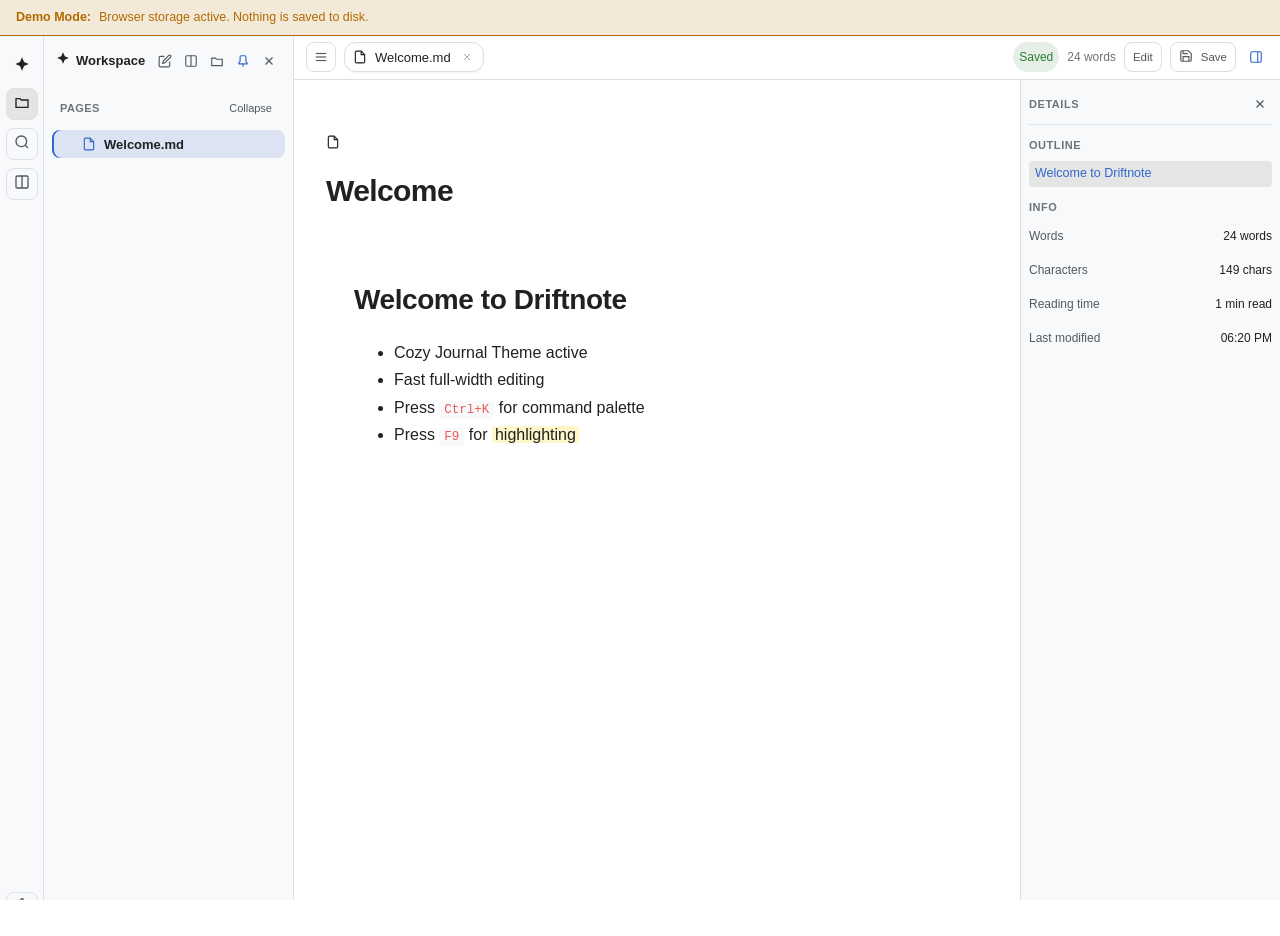
<file: src/index.html>
<!DOCTYPE html>
<html lang="en">
<head>
<meta charset="utf-8">
<meta name="viewport" content="width=device-width, initial-scale=1, viewport-fit=cover">
<title>Driftnote</title>
<link rel="stylesheet" href="style.css">
</head>
<body data-type="md" data-mode="read" data-canvas-view="board">

<div id="app-error-banner" class="banner banner-error" hidden>
  <strong>Error:</strong>
  <span id="app-error-text" style="flex:1"></span>
  <button id="btn-close-error-banner" style="background:transparent;border:none;cursor:pointer;color:inherit;font-size:16px;padding:0 4px;" aria-label="Dismiss">&times;</button>
</div>
<div id="tauri-missing-banner" class="banner banner-error" hidden>
  <strong>Critical Platform Error:</strong> Tauri environment detected but <code>window.__TAURI__.core</code> is missing. IPC disabled.
</div>
<div id="demo-mode-banner" class="banner banner-warn" hidden>
  <strong>Demo Mode:</strong> Browser storage active. Nothing is saved to disk.
</div>
<div id="canvas-broken-banner" class="banner banner-error" hidden>
  <strong>Corrupted Canvas JSON:</strong> Parsing failed. Edits and autosave are disabled for this file to prevent data loss.
</div>

<div id="shell">
  <!-- Minimal Collapsed Quick Rail -->
  <nav id="rail" aria-label="Quick Navigation">
    <div class="rail-logo" title="Driftnote"><svg width="16" height="16" viewBox="0 0 24 24" fill="currentColor"><path d="M12 2L15 9L22 12L15 15L12 22L9 15L2 12L9 9Z"/></svg></div>

    <div class="rail-group">
      <button id="rail-files" class="rail-btn active" title="Toggle Sidebar (Ctrl+B)" aria-label="Toggle Files Sidebar">
        <span class="rail-icon"><svg width="16" height="16" viewBox="0 0 24 24" fill="none" stroke="currentColor" stroke-width="2"><path d="M3 7v13h18V9H11L9 7H3z"/></svg></span>
        <span class="rail-tooltip">Sidebar</span>
      </button>
      <button id="rail-search" class="rail-btn" title="Quick Find (Ctrl+K)" aria-label="Command Palette">
        <span class="rail-icon"><svg width="16" height="16" viewBox="0 0 24 24" fill="none" stroke="currentColor" stroke-width="2"><circle cx="11" cy="11" r="8"/><line x1="21" y1="21" x2="16.65" y2="16.65"/></svg></span>
        <span class="rail-tooltip">Search</span>
      </button>
      <button id="rail-boards" class="rail-btn" title="New Canvas Board (Ctrl+Shift+N)" aria-label="New Canvas Board">
        <span class="rail-icon"><svg width="16" height="16" viewBox="0 0 24 24" fill="none" stroke="currentColor" stroke-width="2"><rect x="3" y="3" width="18" height="18" rx="2"/><line x1="12" y1="3" x2="12" y2="21"/></svg></span>
        <span class="rail-tooltip">New Canvas</span>
      </button>
    </div>

    <div class="rail-footer">
      <button id="btn-open-settings-rail" class="rail-btn" title="Settings" aria-label="Settings">
        <span class="rail-icon"><svg width="16" height="16" viewBox="0 0 24 24" fill="none" stroke="currentColor" stroke-width="2"><circle cx="12" cy="12" r="3"/><path d="M19.4 15a1.65 1.65 0 0 0 .33 1.82l.06.06a2 2 0 1 1-2.83 2.83l-.06-.06a1.65 1.65 0 0 0-1.82-.33 1.65 1.65 0 0 0-1 1.51V21a2 2 0 1 1-4 0v-.09A1.65 1.65 0 0 0 9 19.4a1.65 1.65 0 0 0-1.82.33l-.06.06a2 2 0 1 1-2.83-2.83l.06-.06a1.65 1.65 0 0 0 .33-1.82 1.65 1.65 0 0 0-1.51-1H3a2 2 0 1 1 0-4h.09A1.65 1.65 0 0 0 4.6 9a1.65 1.65 0 0 0-.33-1.82l-.06-.06a2 2 0 1 1 2.83-2.83l.06.06a1.65 1.65 0 0 0 1.82.33H9a1.65 1.65 0 0 0 1-1.51V3a2 2 0 1 1 4 0v.09a1.65 1.65 0 0 0 1 1.51 1.65 1.65 0 0 0 1.82-.33l.06-.06a2 2 0 1 1 2.83 2.83l-.06-.06a1.65 1.65 0 0 0-.33 1.82V9a1.65 1.65 0 0 0 1.51 1H21a2 2 0 1 1 0 4h-.09a1.65 1.65 0 0 0-1.51 1z"/></svg></span>
        <span class="rail-tooltip">Settings</span>
      </button>
      <!-- Kept for programmatic theme dispatch -->
      <button id="btn-theme" class="rail-btn" title="Toggle Theme (Ctrl+Shift+T)" aria-label="Toggle Theme" style="display:none">
        <span class="btn-icon"><svg width="16" height="16" viewBox="0 0 24 24" fill="none" stroke="currentColor" stroke-width="2"><circle cx="12" cy="12" r="5"/><line x1="12" y1="1" x2="12" y2="3"/><line x1="12" y1="21" x2="12" y2="23"/><line x1="4.22" y1="4.22" x2="5.64" y2="5.64"/><line x1="18.36" y1="18.36" x2="19.78" y2="19.78"/><line x1="1" y1="12" x2="3" y2="12"/><line x1="21" y1="12" x2="23" y2="12"/><line x1="4.22" y1="19.78" x2="5.64" y2="18.36"/><line x1="18.36" y1="5.64" x2="19.78" y2="4.22"/></svg></span>
      </button>
    </div>
  </nav>

  <!-- Slide-out Drawer Overlay Backdrop (Mobile) -->
  <div id="drawer-backdrop" class="drawer-backdrop" hidden></div>

  <!-- Notion-Style Sidebar (Drawer) -->
  <aside id="drawer" class="drawer" aria-label="File Drawer">
    <!-- Workspace Header -->
    <div class="drawer-header">
      <div class="vault-info" id="btn-sidebar-workspace-switch" title="Click to open or change folder">
        <span id="vault-icon" class="vault-icon"><svg width="14" height="14" viewBox="0 0 24 24" fill="currentColor"><path d="M12 2L15 9L22 12L15 15L12 22L9 15L2 12L9 9Z"/></svg></span>
        <span id="vault-title" class="vault-title">Workspace</span>
      </div>
      <div class="drawer-header-actions">
        <button id="btn-new-note" class="btn-icon-sm" title="New note (Ctrl+N)" aria-label="New note"><svg width="14" height="14" viewBox="0 0 24 24" fill="none" stroke="currentColor" stroke-width="2"><path d="M11 4H4a2 2 0 0 0-2 2v14a2 2 0 0 0 2 2h14a2 2 0 0 0 2-2v-7"/><path d="M18.5 2.5a2.121 2.121 0 0 1 3 3L12 15l-4 1 1-4 9.5-9.5z"/></svg></button>
        <button id="btn-new-canvas" class="btn-icon-sm" title="New canvas (Ctrl+Shift+N)" aria-label="New canvas"><svg width="14" height="14" viewBox="0 0 24 24" fill="none" stroke="currentColor" stroke-width="2"><rect x="3" y="3" width="18" height="18" rx="2"/><line x1="12" y1="3" x2="12" y2="21"/></svg></button>
        <button id="btn-new-folder" class="btn-icon-sm" title="New folder" aria-label="New folder"><svg width="14" height="14" viewBox="0 0 24 24" fill="none" stroke="currentColor" stroke-width="2"><path d="M3 7v13h18V9H11L9 7H3z"/></svg></button>
        <button id="btn-pin-drawer" class="btn-icon-sm" title="Pin sidebar" aria-pressed="true"><svg width="14" height="14" viewBox="0 0 24 24" fill="none" stroke="currentColor" stroke-width="2"><line x1="12" y1="17" x2="12" y2="22"/><path d="M5 17h14v-2l-2-2V5a2 2 0 0 0-2-2h-6a2 2 0 0 0-2 2v8l-2 2v2z"/></svg></button>
        <button id="btn-close-drawer" class="btn-icon-sm btn-drawer-close" title="Close sidebar" aria-label="Close sidebar"><svg width="14" height="14" viewBox="0 0 24 24" fill="none" stroke="currentColor" stroke-width="2"><line x1="18" y1="6" x2="6" y2="18"/><line x1="6" y1="6" x2="18" y2="18"/></svg></button>
      </div>
    </div>

    <!-- Section: Pages -->
    <div class="sidebar-section-header">
      <span class="sidebar-section-title">PAGES</span>
      <div class="sidebar-section-actions">
        <button id="btn-collapse-all" class="btn-section-action" title="Collapse all folders">Collapse</button>
      </div>
    </div>

    <!-- Hidden triggers preserved for compatibility -->
    <button id="btn-open-dir" style="display:none">Open folder</button>

    <!-- File Tree -->
    <div id="file-tree" role="tree" aria-label="File tree"></div>
  </aside>

  <!-- Workspace Area -->
  <div id="workspace">
    <!-- Top Bar: Sidebar Toggle, Tabs, Save, Status -->
    <header id="tabs-bar">
      <button id="btn-open-drawer" class="tab-drawer-toggle" title="Toggle sidebar (Ctrl+B)" aria-label="Toggle sidebar">
        <span class="drawer-toggle-icon"><svg width="14" height="14" viewBox="0 0 24 24" fill="none" stroke="currentColor" stroke-width="2"><line x1="3" y1="12" x2="21" y2="12"/><line x1="3" y1="6" x2="21" y2="6"/><line x1="3" y1="18" x2="21" y2="18"/></svg></span>
      </button>

      <div id="tabs-list" class="tabs-list" role="tablist">
        <!-- Tab items injected dynamically by app.js -->
      </div>

      <div class="tabs-actions">
        <div id="status-pill-note" class="status-pill-group">
          <span id="status-badge" class="status-badge saved">Saved</span>
          <span id="pill-words" class="pill-meta">0 words</span>
          <button id="btn-view-mode" class="pill-btn" title="Toggle Read / Edit mode (Ctrl+E)">Edit</button>
        </div>

        <button id="btn-save" class="btn-sm btn-save" title="Save file (Ctrl+S)">
          <span><svg width="14" height="14" viewBox="0 0 24 24" fill="none" stroke="currentColor" stroke-width="2"><path d="M19 21H5a2 2 0 0 1-2-2V5a2 2 0 0 1 2-2h11l5 5v11a2 2 0 0 1-2 2z"/><polyline points="17 21 17 13 7 13 7 21"/><polyline points="7 3 7 8 15 8"/></svg></span>
          <span>Save</span>
        </button>

        <button id="btn-toggle-right-sidebar" class="btn-icon-sm tab-sidebar-toggle" title="Toggle right sidebar (Ctrl+Shift+B)" aria-label="Toggle right sidebar"><svg width="14" height="14" viewBox="0 0 24 24" fill="none" stroke="currentColor" stroke-width="2"><rect x="3" y="3" width="18" height="18" rx="2"/><line x1="15" y1="3" x2="15" y2="21"/></svg></button>
      </div>
    </header>

    <!-- Main Stage Container -->
    <main id="main">
      <!-- Markdown Stage -->
      <section id="doc-container">
        <!-- Notion-Style Welcome Stage (Displayed when no note is open) -->
        <div id="welcome-stage" class="welcome-stage" hidden>
          <div class="welcome-card">
            <div class="welcome-icon"><svg width="32" height="32" viewBox="0 0 24 24" fill="currentColor"><path d="M12 2L15 9L22 12L15 15L12 22L9 15L2 12L9 9Z"/></svg></div>
            <h2 class="welcome-title">Welcome to Driftnote</h2>
            <p class="welcome-desc">A private, offline markdown workspace and infinite visual canvas.</p>
            <div class="welcome-links">
              <button id="welcome-btn-open-dir" class="welcome-link">Open folder</button>
              <span class="welcome-sep">·</span>
              <button id="welcome-btn-new-note" class="welcome-link">New note</button>
              <span class="welcome-sep">·</span>
              <button id="welcome-btn-new-board" class="welcome-link">New canvas</button>
            </div>
          </div>
        </div>

        <!-- Notion-Style Note Header with Title -->
        <div id="note-header" class="note-header">
          <div class="note-header-inner">
            <div id="note-page-icon" class="note-page-icon"><svg width="24" height="24" viewBox="0 0 24 24" fill="none" stroke="currentColor" stroke-width="2"><path d="M14 2H6a2 2 0 0 0-2 2v16a2 2 0 0 0 2 2h12a2 2 0 0 0 2-2V8z"/><polyline points="14 2 14 8 20 8"/></svg></div>

            <div class="note-header-main">
              <h1 id="note-title" class="note-title" contenteditable="false" placeholder="Untitled">No file open</h1>
            </div>
          </div>
        </div>

        <div id="md" class="md-stage">
          <div class="md-inner-wrapper">
            <textarea id="ed" spellcheck="false" aria-label="Note source" placeholder="Start typing your note here..."></textarea>
            <div id="pv" class="markdown-preview" aria-label="Rendered preview"></div>
          </div>
        </div>
      </section>

      <!-- Canvas Stage -->
      <section id="cv">
        <!-- Floating Canvas Top Toolbar -->
        <div id="canvas-top-bar" class="canvas-top-bar">
          <button id="ac" class="btn-canvas" title="Add Card">+ Card</button>
          <button id="ag" class="btn-canvas" title="Add Group">+ Group</button>
          <button id="btn-canvas-view" class="btn-canvas" title="Toggle Board / JSON view">JSON</button>
          <span class="canvas-sep"></span>
          <button id="zi" class="btn-canvas" title="Zoom in">+</button>
          <button id="zo" class="btn-canvas" title="Zoom out">&minus;</button>
          <button id="zr" class="btn-canvas" title="Reset view">Reset</button>
        </div>

        <div id="vp">
          <div id="world">
            <svg id="edges"></svg>
          </div>

          <!-- Floating Mini Toolbar above selected card -->
          <div id="card-toolbar" class="card-toolbar" hidden>
            <select id="tb-shape" title="Card shape">
              <option value="default">Default</option>
              <option value="rect">Rectangle</option>
              <option value="pill">Pill</option>
              <option value="circle">Circle</option>
              <option value="diamond">Diamond</option>
              <option value="para">Parallelogram</option>
            </select>
            <select id="tb-border" title="Border style">
              <option value="solid">Solid</option>
              <option value="dashed">Dashed</option>
              <option value="dotted">Dotted</option>
              <option value="none">None</option>
            </select>
            <select id="tb-align" title="Text alignment">
              <option value="left">Left</option>
              <option value="center">Center</option>
              <option value="right">Right</option>
            </select>
            <input type="range" id="tb-width" min="1" max="6" value="2" title="Border width">
            <div class="tb-colors">
              <button data-c="" class="tb-swatch tb-none" title="No color"><svg width="1em" height="1em" viewBox="0 0 24 24" fill="none" stroke="currentColor" stroke-width="2" stroke-linecap="round" aria-hidden="true"><circle cx="12" cy="12" r="8"/><line x1="6" y1="18" x2="18" y2="6"/></svg></button>
              <button data-c="1" class="tb-swatch" style="background:var(--c-1)" title="Red"></button>
              <button data-c="2" class="tb-swatch" style="background:var(--c-2)" title="Orange"></button>
              <button data-c="3" class="tb-swatch" style="background:var(--c-3)" title="Yellow"></button>
              <button data-c="4" class="tb-swatch" style="background:var(--c-4)" title="Green"></button>
              <button data-c="5" class="tb-swatch" style="background:var(--c-5)" title="Blue"></button>
              <button data-c="6" class="tb-swatch" style="background:var(--c-6)" title="Purple"></button>
              <input type="color" id="tb-custom-color" class="tb-color-input" title="Custom color" value="#2383e2">
            </div>
            <button id="tb-del" title="Delete card" class="btn-del"><svg width="14" height="14" viewBox="0 0 24 24" fill="none" stroke="currentColor" stroke-width="2"><polyline points="3 6 5 6 21 6"/><path d="M19 6v14a2 2 0 0 1-2 2H7a2 2 0 0 1-2-2V6m3 0V4a2 2 0 0 1 2-2h4a2 2 0 0 1 2 2v2"/></svg></button>
          </div>
        </div>

        <textarea id="js" spellcheck="false" aria-label="Canvas JSON"></textarea>

        <!-- Canvas Minimap -->
        <div id="canvas-minimap" class="canvas-minimap" title="Canvas Minimap">
          <canvas id="minimap-canvas" width="160" height="100"></canvas>
        </div>
      </section>

      <!-- Image Viewer Stage -->
      <section id="img-viewer">
        <div class="img-viewer-bar">
          <span id="img-meta">Image viewer</span>
          <div style="display:flex;gap:4px">
            <button id="btn-img-fit">Fit</button>
            <button id="btn-img-100">100%</button>
            <button id="btn-img-zin">+</button>
            <button id="btn-img-zout">&minus;</button>
          </div>
        </div>
        <div id="img-canvas">
          <img id="img-viewed" alt="Image asset">
        </div>
      </section>

      <!-- Right Sidebar (Outline & Info) -->
      <aside id="right-sidebar" class="right-sidebar" aria-label="Details sidebar">
        <div class="right-sidebar-header">
          <span class="right-sidebar-title">Details</span>
          <button id="btn-close-right-sidebar" class="btn-icon-sm" title="Close right sidebar" aria-label="Close right sidebar"><svg width="14" height="14" viewBox="0 0 24 24" fill="none" stroke="currentColor" stroke-width="2"><line x1="18" y1="6" x2="6" y2="18"/><line x1="6" y1="6" x2="18" y2="18"/></svg></button>
        </div>

        <!-- Section: Outline -->
        <section id="sidebar-section-outline" class="right-sidebar-section">
          <div class="right-section-title">Outline</div>
          <div id="outline-list" class="outline-list" role="navigation" aria-label="Page Table of Contents"></div>
        </section>

        <!-- Section: Info -->
        <section id="sidebar-section-info" class="right-sidebar-section">
          <div class="right-section-title">Info</div>
          <div id="info-details-note" class="info-details">
            <div class="info-row">
              <span class="info-label">Words</span>
              <span id="info-words" class="info-val">0 words</span>
            </div>
            <div class="info-row">
              <span class="info-label">Characters</span>
              <span id="info-chars" class="info-val">0 chars</span>
            </div>
            <div class="info-row">
              <span class="info-label">Reading time</span>
              <span id="info-reading-time" class="info-val">1 min read</span>
            </div>
            <div class="info-row">
              <span class="info-label">Last modified</span>
              <span id="info-mtime" class="info-val">Just now</span>
            </div>
          </div>
          <div id="info-details-canvas" class="info-details" style="display:none">
            <div class="info-row">
              <span class="info-label">Cards</span>
              <span id="info-canvas-cards" class="info-val">0</span>
            </div>
            <div class="info-row">
              <span class="info-label">Links</span>
              <span id="info-canvas-links" class="info-val">0</span>
            </div>
            <div class="info-row">
              <span class="info-label">Zoom</span>
              <span id="info-canvas-zoom" class="info-val">100%</span>
            </div>
          </div>
        </section>

        <!-- reserved for properties, not implemented -->
        <section id="props-slot" hidden></section>
      </aside>
    </main>

    <!-- Canvas Floating Zoom Control (Only shown in Canvas mode) -->
    <div id="status-pill" class="status-pill" role="status" aria-live="polite">
      <div id="status-pill-canvas" class="status-pill-group" style="display:none">
        <span id="pill-canvas-zoom" class="pill-meta">100%</span>
        <button id="pill-zin" class="pill-btn" title="Zoom In">+</button>
        <button id="pill-zout" class="pill-btn" title="Zoom Out">&minus;</button>
        <button id="pill-zr" class="pill-btn" title="Reset View">⟲</button>
      </div>
    </div>
  </div>
</div>

<!-- Notion-Style Settings Modal -->
<div id="settings-modal" class="modal-overlay" hidden>
  <div class="settings-card">
    <div class="settings-header">
      <div class="settings-title-wrap">
        <span class="settings-icon"><svg width="20" height="20" viewBox="0 0 24 24" fill="none" stroke="currentColor" stroke-width="2"><circle cx="12" cy="12" r="3"/><path d="M19.4 15a1.65 1.65 0 0 0 .33 1.82l.06.06a2 2 0 1 1-2.83 2.83l-.06-.06a1.65 1.65 0 0 0-1.82-.33 1.65 1.65 0 0 0-1 1.51V21a2 2 0 1 1-4 0v-.09A1.65 1.65 0 0 0 9 19.4a1.65 1.65 0 0 0-1.82.33l-.06.06a2 2 0 1 1-2.83-2.83l.06-.06a1.65 1.65 0 0 0 .33-1.82 1.65 1.65 0 0 0-1.51-1H3a2 2 0 1 1 0-4h.09A1.65 1.65 0 0 0 4.6 9a1.65 1.65 0 0 0-.33-1.82l-.06-.06a2 2 0 1 1 2.83-2.83l.06.06a1.65 1.65 0 0 0 1.82.33H9a1.65 1.65 0 0 0 1-1.51V3a2 2 0 1 1 4 0v.09a1.65 1.65 0 0 0 1 1.51 1.65 1.65 0 0 0 1.82-.33l.06-.06a2 2 0 1 1 2.83 2.83l-.06.06a1.65 1.65 0 0 0-.33 1.82V9a1.65 1.65 0 0 0 1.51 1H21a2 2 0 1 1 0 4h-.09a1.65 1.65 0 0 0-1.51 1z"/></svg></span>
        <h3>Settings</h3>
      </div>
      <button id="btn-close-settings" class="btn-icon-sm" aria-label="Close settings"><svg width="14" height="14" viewBox="0 0 24 24" fill="none" stroke="currentColor" stroke-width="2"><line x1="18" y1="6" x2="6" y2="18"/><line x1="6" y1="6" x2="18" y2="18"/></svg></button>
    </div>

    <div class="settings-body">
      <!-- Section: Appearance -->
      <div class="settings-section">
        <div class="settings-section-title">Appearance</div>
        <div class="settings-row">
          <div class="settings-label-wrap">
            <span class="settings-label">Color Theme</span>
            <span class="settings-desc">Customize how Driftnote looks on your device</span>
          </div>
          <div class="theme-switch-group">
            <button id="btn-theme-light" class="theme-choice-btn">Light</button>
            <button id="btn-theme-dark" class="theme-choice-btn">Dark</button>
          </div>
        </div>
      </div>

      <!-- Section: Editor & Saving -->
      <div class="settings-section">
        <div class="settings-section-title">Editor & Saving</div>
        <div class="settings-row">
          <div class="settings-label-wrap">
            <span class="settings-label">Autosave Edits</span>
            <span class="settings-desc">Automatically save notes and boards 1 second after typing</span>
          </div>
          <label class="notion-toggle">
            <input type="checkbox" id="chk-autosave" checked>
            <span class="toggle-slider"></span>
          </label>
        </div>

        <div class="settings-row">
          <div class="settings-label-wrap">
            <span class="settings-label">Workspace Folder</span>
            <span id="settings-folder-path" class="settings-desc">Current: Not selected</span>
          </div>
          <button id="btn-settings-open-folder" class="btn-notion-sm">Change Folder</button>
        </div>
      </div>

      <!-- Section: Files -->
      <div class="settings-section">
        <div class="settings-section-title">Files</div>
        <div class="settings-row">
          <div class="settings-label-wrap">
            <span class="settings-label">Allow rename and move to trash</span>
            <span class="settings-desc">Enable renaming and moving files to .driftnote-trash</span>
          </div>
          <label class="notion-toggle">
            <input type="checkbox" id="chk-allow-rename-trash">
            <span class="toggle-slider"></span>
          </label>
        </div>
      </div>

      <!-- Section: Keyboard & Shortcuts -->
      <div id="settings-section-shortcuts" class="settings-section">
        <div class="settings-section-title">Shortcuts</div>
        <div class="settings-row">
          <div class="settings-label-wrap">
            <span class="settings-label">Keyboard Shortcuts</span>
            <span class="settings-desc">View and customize hotkeys across Driftnote</span>
          </div>
          <button id="btn-settings-shortcuts" class="btn-notion-sm">View Shortcuts</button>
        </div>
      </div>

      <!-- Section: About -->
      <div class="settings-section">
        <div class="settings-section-title">About Driftnote</div>
        <div class="settings-row">
          <div class="settings-label-wrap">
            <span class="settings-label">Driftnote v0.1.0</span>
            <span class="settings-desc">Local-first, zero network telemetry, strict offline note workspace</span>
          </div>
          <span class="settings-badge">Offline Ready</span>
        </div>
      </div>
    </div>

    <div class="settings-footer">
      <button id="btn-done-settings" class="btn-primary">Done</button>
    </div>
  </div>
</div>

<!-- Command Palette Modal -->
<div id="palette-modal" class="modal-overlay" hidden>
  <div class="palette-card">
    <div class="palette-input-wrap">
      <span class="palette-icon"><svg width="16" height="16" viewBox="0 0 24 24" fill="none" stroke="currentColor" stroke-width="2"><circle cx="11" cy="11" r="8"/><line x1="21" y1="21" x2="16.65" y2="16.65"/></svg></span>
      <input type="text" id="palette-input" class="palette-input" placeholder="Type a command or file name..." autocomplete="off" spellcheck="false">
      <span class="palette-hint">ESC to close</span>
    </div>
    <div id="palette-results" class="palette-results" role="listbox"></div>
  </div>
</div>

<!-- Shortcuts Dialog Modal -->
<div id="shortcuts-modal" class="modal-overlay" hidden>
  <div class="shortcuts-card">
    <div class="shortcuts-header">
      <div class="shortcuts-title-wrap">
        <span class="shortcuts-icon"><svg width="18" height="18" viewBox="0 0 24 24" fill="none" stroke="currentColor" stroke-width="2"><rect x="2" y="4" width="20" height="16" rx="2"/><line x1="6" y1="8" x2="6" y2="8"/><line x1="10" y1="8" x2="10" y2="8"/><line x1="14" y1="8" x2="14" y2="8"/><line x1="18" y1="8" x2="18" y2="8"/><line x1="6" y1="12" x2="6" y2="12"/><line x1="18" y1="12" x2="18" y2="12"/><line x1="7" y1="16" x2="17" y2="16"/></svg></span>
        <h3>Keyboard Shortcuts</h3>
      </div>
      <button id="btn-close-shortcuts" class="btn-icon-sm" aria-label="Close shortcuts"><svg width="14" height="14" viewBox="0 0 24 24" fill="none" stroke="currentColor" stroke-width="2"><line x1="18" y1="6" x2="6" y2="18"/><line x1="6" y1="6" x2="18" y2="18"/></svg></button>
    </div>
    <div id="shortcuts-conflict-banner" class="banner banner-warn" hidden></div>
    <div id="shortcuts-list" class="shortcuts-list"></div>
    <div class="shortcuts-footer">
      <button id="btn-reset-shortcuts">Reset to defaults</button>
      <button id="btn-done-shortcuts" class="btn-primary">Done</button>
    </div>
  </div>
</div>

<!-- Standard In-App Dialog Modal -->
<div id="modal" hidden>
  <div class="modal-card">
    <h3 id="modal-title">Notice</h3>
    <p id="modal-desc"></p>
    <input type="text" id="modal-input" class="modal-input" hidden spellcheck="false">
    <div id="modal-err" class="modal-err" hidden></div>
    <div class="modal-actions" id="modal-actions">
      <button id="modal-cancel">Cancel</button>
      <button id="modal-ok" class="btn-primary">OK</button>
    </div>
  </div>
</div>

<div id="toast" hidden></div>

<script src="vendor/marked.min.js"></script>
<script src="vendor/purify.min.js"></script>
<script src="app.js"></script>
</body>
</html>
</file>
<file: src/style.css>
/* ==========================================================================
   DRIFTNOTE - NOTION MINIMALIST DESIGN SYSTEM
   ========================================================================== */

:root {
  color-scheme: light;
  --bg: #ffffff;
  --panel: #f7f6f3;
  --panel-alt: #f1f0eb;
  --card-bg: #ffffff;
  --ink: #37352f;
  --mute: #787774;
  --faint: #9b9a97;
  --line: #edece9;
  --line-strong: #d3d1cb;
  --hover: rgba(55, 53, 47, 0.06);
  --active-hover: rgba(55, 53, 47, 0.1);
  --acc: #2383e2;
  --acchov: #186dc1;
  --accbg: #e8f3fc;
  --grid: #e6e5e0;
  --ok: #0f7b6c;
  --warn: #df9900;
  --bad: #eb5757;
  --code-bg: #f7f6f3;
  --code-ink: #eb5757;
  --font-ui: ui-sans-serif, -apple-system, BlinkMacSystemFont, "Segoe UI", Helvetica, "Apple Color Emoji", Arial, sans-serif;
  --font-text: ui-sans-serif, -apple-system, BlinkMacSystemFont, "Segoe UI", Helvetica, "Apple Color Emoji", Arial, sans-serif;
  --font-mono: "SFMono-Regular", Menlo, Consolas, "PT Mono", "Liberation Mono", Courier, monospace;
  --c-1: #eb5757;
  --c-2: #d9730d;
  --c-3: #cb912f;
  --c-4: #448361;
  --c-5: #2383e2;
  --c-6: #9065b0;
  --text-on-acc: #ffffff;
  --modal-backdrop: rgba(15, 15, 15, 0.5);
  --shadow-sm: rgba(15, 15, 15, 0.05);
  --shadow-md: rgba(15, 15, 15, 0.1);
  --shadow-lg: rgba(15, 15, 15, 0.2);

  --rail-width: 44px;
  --drawer-width: 250px;
  --rail-bg: var(--panel);
  --drawer-bg: var(--panel);
  --pill-bg: var(--bg);
  --pill-border: var(--line);
  --chip-bg: transparent;
  --chip-ink: var(--mute);
  --tab-bg: transparent;
  --tab-active-bg: var(--bg);
  --tab-active-border: var(--line);
  --minimap-bg: var(--panel);
}

:root[data-theme="dark"] {
  color-scheme: dark;
  --bg: #191919;
  --panel: #202020;
  --panel-alt: #262626;
  --card-bg: #252525;
  --ink: #d4d4d4;
  --mute: #9b9b9b;
  --faint: #6e6e6e;
  --line: #2d2d2d;
  --line-strong: #3d3d3d;
  --hover: rgba(255, 255, 255, 0.06);
  --active-hover: rgba(255, 255, 255, 0.1);
  --acc: #3f8ae0;
  --acchov: #2874cf;
  --accbg: #1e2836;
  --grid: #282828;
  --ok: #2eaadc;
  --warn: #e9973f;
  --bad: #ff5c5c;
  --code-bg: #242424;
  --code-ink: #ff7b72;
  --c-1: #ff5c5c;
  --c-2: #f08c35;
  --c-3: #e0ac3c;
  --c-4: #4dab82;
  --c-5: #3f8ae0;
  --c-6: #a77cd4;
  --text-on-acc: #ffffff;
  --modal-backdrop: rgba(0, 0, 0, 0.7);
  --shadow-sm: rgba(0, 0, 0, 0.3);
  --shadow-md: rgba(0, 0, 0, 0.5);
  --shadow-lg: rgba(0, 0, 0, 0.7);

  --rail-bg: var(--panel);
  --drawer-bg: var(--panel);
  --pill-bg: var(--panel);
  --pill-border: var(--line);
  --chip-bg: transparent;
  --chip-ink: var(--mute);
  --tab-bg: transparent;
  --tab-active-bg: #2a2a2a;
  --tab-active-border: var(--line-strong);
  --minimap-bg: var(--panel);
}

*, *::before, *::after {
  box-sizing: border-box;
}

[hidden] {
  display: none !important;
}

html, body {
  margin: 0;
  padding: 0;
  width: 100vw;
  height: 100vh;
  overflow: hidden;
  background: var(--bg);
  color: var(--ink);
  font: 14px/1.5 var(--font-ui);
  user-select: none;
  -webkit-user-select: none;
  -webkit-font-smoothing: antialiased;
}

/* ==========================================================================
   APP SHELL LAYOUT
   ========================================================================== */
#shell {
  display: flex;
  width: 100vw;
  height: 100vh;
  overflow: hidden;
  position: relative;
  background: var(--bg);
}

/* ==========================================================================
   MINIMAL QUICK RAIL (COLLAPSED STATE)
   ========================================================================== */
#rail {
  width: var(--rail-width);
  min-width: var(--rail-width);
  height: 100vh;
  background: var(--rail-bg);
  border-right: 1px solid var(--line);
  display: flex;
  flex-direction: column;
  align-items: center;
  padding: 10px 0;
  gap: 12px;
  z-index: 40;
  transition: width 0.2s ease, opacity 0.2s ease;
}

/* When drawer is closed, hide both rail and drawer so main area takes full width */
#shell:not(.drawer-open) #rail,
#shell:not(.drawer-open) #drawer {
  display: none !important;
}

.rail-logo {
  font-size: 16px;
  color: var(--ink);
  font-weight: 600;
  height: 32px;
  display: flex;
  align-items: center;
  justify-content: center;
  cursor: default;
}

.rail-group {
  display: flex;
  flex-direction: column;
  gap: 6px;
  align-items: center;
  flex: 1;
}

.rail-footer {
  display: flex;
  flex-direction: column;
  gap: 6px;
  align-items: center;
}

.rail-btn {
  width: 32px;
  height: 32px;
  border-radius: 5px;
  border: none;
  background: transparent;
  color: var(--mute);
  display: flex;
  align-items: center;
  justify-content: center;
  cursor: pointer;
  position: relative;
  transition: background 0.12s ease, color 0.12s ease;
  font-size: 14px;
  padding: 0;
}

.rail-btn:hover {
  background: var(--hover);
  color: var(--ink);
}

.rail-btn.active {
  background: var(--active-hover);
  color: var(--ink);
}

.rail-tooltip {
  position: absolute;
  left: calc(100% + 8px);
  top: 50%;
  transform: translateY(-50%);
  background: var(--card-bg);
  color: var(--ink);
  font-size: 11px;
  font-weight: 500;
  padding: 3px 8px;
  border-radius: 4px;
  border: 1px solid var(--line);
  box-shadow: 0 4px 12px var(--shadow-md);
  white-space: nowrap;
  pointer-events: none;
  opacity: 0;
  transition: opacity 0.15s ease;
  z-index: 100;
}

.rail-btn:hover .rail-tooltip {
  opacity: 1;
}

/* ==========================================================================
   NOTION-STYLE SIDEBAR (DRAWER)
   ========================================================================== */
.drawer-backdrop {
  display: none;
  pointer-events: none;
}

#drawer {
  width: var(--drawer-width);
  min-width: var(--drawer-width);
  height: 100vh;
  background: var(--drawer-bg);
  border-right: 1px solid var(--line);
  display: flex;
  flex-direction: column;
  padding: 10px 8px;
  gap: 6px;
  z-index: 30;
  flex-shrink: 0;
  transition: transform 0.2s cubic-bezier(0.16, 1, 0.3, 1), margin-left 0.2s cubic-bezier(0.16, 1, 0.3, 1);
}

#shell:not(.drawer-open) #drawer {
  margin-left: calc(-1 * var(--drawer-width));
  transform: translateX(-100%);
  position: absolute;
  pointer-events: none;
  visibility: hidden;
}

#shell.drawer-open:not(.drawer-pinned) #drawer {
  position: absolute;
  left: var(--rail-width);
  top: 0;
  box-shadow: 4px 0 24px var(--shadow-md);
  pointer-events: auto;
  visibility: visible;
}

#shell.drawer-open.drawer-pinned #drawer {
  position: relative;
  left: 0;
  box-shadow: none;
  pointer-events: auto;
  visibility: visible;
}

/* Workspace Header */
.drawer-header {
  display: flex;
  align-items: center;
  justify-content: space-between;
  gap: var(--space-1);
  min-height: 34px;
  padding: 0 6px;
  border-radius: 6px;
  transition: background 0.12s ease;
  min-width: 0;
  overflow: hidden;
}

.drawer-header:hover {
  background: var(--hover);
}

.vault-info {
  display: flex;
  align-items: center;
  gap: 6px;
  font-weight: 600;
  color: var(--ink);
  cursor: pointer;
  min-width: 0;
  flex: 1 1 0;
  overflow: hidden;
}

.vault-icon {
  font-size: 14px;
  color: var(--ink);
  flex-shrink: 0;
}

.vault-title {
  font-size: 13px;
  overflow: hidden;
  text-overflow: ellipsis;
  white-space: nowrap;
  min-width: 0;
}

.drawer-header-actions {
  display: flex;
  align-items: center;
  gap: 2px;
  flex-shrink: 0;
}

.drawer-header-actions .btn-icon-sm {
  flex-shrink: 0;
}

.btn-icon-sm {
  width: 24px;
  height: 24px;
  border-radius: 4px;
  border: none;
  background: transparent;
  color: var(--mute);
  cursor: pointer;
  display: flex;
  align-items: center;
  justify-content: center;
  font-size: 12px;
  padding: 0;
}

.btn-icon-sm:hover {
  background: var(--hover);
  color: var(--ink);
}

.btn-icon-sm[aria-pressed="true"] {
  color: var(--acc);
}

/* Section Header (Pages) */
.sidebar-section-header {
  display: flex;
  align-items: center;
  justify-content: space-between;
  padding: 10px 8px 4px 8px;
}

.sidebar-section-title {
  font-size: 11px;
  font-weight: 600;
  letter-spacing: 0.04em;
  color: var(--faint);
}

.sidebar-section-actions {
  display: flex;
  align-items: center;
  gap: 3px;
}

.btn-section-action {
  font-size: 11px;
  color: var(--mute);
  background: transparent;
  border: none;
  padding: 2px 5px;
  border-radius: 4px;
  cursor: pointer;
}

.btn-section-action:hover {
  background: var(--hover);
  color: var(--ink);
}

/* Notion-Style File Tree */
#file-tree {
  flex: 1;
  overflow-y: auto;
  overflow-x: hidden;
  display: flex;
  flex-direction: column;
  gap: 1px;
  padding-top: 2px;
}

.tree-empty-prompt {
  display: flex;
  flex-direction: column;
  align-items: center;
  justify-content: center;
  padding: 30px 14px;
  text-align: center;
  gap: 10px;
  color: var(--mute);
}

.tree-empty-icon {
  font-size: 26px;
  opacity: 0.8;
}

.tree-empty-text {
  font-size: 12px;
  line-height: 1.4;
  color: var(--mute);
}

.btn-tree-open {
  margin-top: 4px;
  padding: 5px 12px;
  border-radius: 4px;
  border: 1px solid var(--line);
  background: var(--panel);
  color: var(--ink);
  font-size: 12px;
  font-weight: 500;
  cursor: pointer;
  transition: background 0.12s ease;
}

.btn-tree-open:hover {
  background: var(--hover);
  color: var(--ink);
}

.tree-row {
  display: flex;
  align-items: center;
  height: 28px;
  padding: 0 6px;
  border-radius: 5px;
  cursor: pointer;
  color: var(--ink);
  font-size: 13px;
  white-space: nowrap;
  overflow: hidden;
  text-overflow: ellipsis;
  gap: 6px;
  transition: background 0.1s ease;
}

.tree-row:hover {
  background: var(--hover);
}

.tree-row.active {
  background: var(--active-hover);
  color: var(--ink);
  font-weight: 500;
}

.tree-indent {
  display: inline-block;
  width: 14px;
  flex-shrink: 0;
}

.tree-icon {
  font-size: 13px;
  flex-shrink: 0;
  width: 16px;
  text-align: center;
  color: var(--mute);
}

.tree-label {
  overflow: hidden;
  text-overflow: ellipsis;
  white-space: nowrap;
  flex: 1;
}

/* Sidebar Footer */
.sidebar-footer {
  padding-top: 6px;
  border-top: 1px solid var(--line);
  display: flex;
  flex-direction: column;
  gap: 2px;
}

.sidebar-bottom-btn {
  display: flex;
  align-items: center;
  gap: 8px;
  width: 100%;
  height: 28px;
  padding: 0 8px;
  border: none;
  background: transparent;
  color: var(--mute);
  font-size: 13px;
  border-radius: 5px;
  cursor: pointer;
  text-align: left;
}

.sidebar-bottom-btn:hover {
  background: var(--hover);
  color: var(--ink);
}

/* ==========================================================================
   WORKSPACE & TABS BAR
   ========================================================================== */
#workspace {
  flex: 1;
  height: 100vh;
  display: flex;
  flex-direction: column;
  position: relative;
  overflow: hidden;
  background: var(--bg);
}

#tabs-bar {
  height: 42px;
  min-height: 42px;
  background: var(--bg);
  border-bottom: 1px solid var(--line);
  display: flex;
  align-items: center;
  padding: 0 14px;
  gap: 8px;
  z-index: 10;
}

.tab-drawer-toggle {
  width: 28px;
  height: 28px;
  border-radius: 4px;
  border: none;
  background: transparent;
  color: var(--mute);
  cursor: pointer;
  display: flex;
  align-items: center;
  justify-content: center;
  font-size: 14px;
  padding: 0;
}

.tab-drawer-toggle:hover {
  background: var(--hover);
  color: var(--ink);
}

.tabs-list {
  display: flex;
  align-items: center;
  gap: 4px;
  flex: 1;
  overflow-x: auto;
  overflow-y: hidden;
  height: 100%;
}

.tabs-list::-webkit-scrollbar {
  display: none;
}

.tab-pill {
  display: flex;
  align-items: center;
  gap: 6px;
  height: 28px;
  padding: 0 8px;
  background: transparent;
  border: 1px solid transparent;
  border-radius: 5px;
  font-size: 12.5px;
  color: var(--mute);
  cursor: pointer;
  white-space: nowrap;
  transition: all 0.12s ease;
  user-select: none;
}

.tab-pill:hover {
  background: var(--hover);
  color: var(--ink);
}

.tab-pill.active {
  background: var(--tab-active-bg);
  color: var(--ink);
  border-color: var(--tab-active-border);
  font-weight: 500;
  box-shadow: 0 1px 3px var(--shadow-sm);
}

.tab-dot {
  width: 5px;
  height: 5px;
  border-radius: 50%;
  background: var(--warn);
  display: none;
}

.tab-pill.dirty .tab-dot {
  display: inline-block;
}

.tab-close {
  border: none;
  background: transparent;
  color: var(--faint);
  font-size: 11px;
  padding: 0 2px;
  cursor: pointer;
  border-radius: 3px;
  opacity: 0.6;
}

.tab-pill:hover .tab-close {
  opacity: 1;
}

.tab-close:hover {
  color: var(--bad);
  background: var(--hover);
}

.tabs-actions {
  display: flex;
  align-items: center;
  gap: 8px;
}

.status-pill-group {
  display: flex;
  align-items: center;
  gap: 6px;
}

.status-badge {
  font-size: 11px;
  padding: 2px 6px;
  border-radius: 4px;
  font-weight: 500;
}

.status-badge.saved {
  color: var(--ok);
  background: color-mix(in srgb, var(--ok) 12%, transparent);
}

.status-badge.unsaved {
  color: var(--warn);
  background: color-mix(in srgb, var(--warn) 12%, transparent);
}

.pill-meta {
  font-size: 11.5px;
  color: var(--faint);
}

.pill-btn, .btn-save {
  height: 26px;
  padding: 0 8px;
  border-radius: 4px;
  border: 1px solid var(--line);
  background: transparent;
  color: var(--mute);
  font-size: 11.5px;
  cursor: pointer;
  display: flex;
  align-items: center;
  gap: 4px;
  transition: all 0.12s ease;
}

.pill-btn:hover, .btn-save:hover {
  background: var(--hover);
  color: var(--ink);
}

/* ==========================================================================
   MAIN CONTENT STAGE (NOTION DOCUMENT CANVAS)
   ========================================================================== */
#main {
  flex: 1;
  position: relative;
  overflow: hidden;
  display: flex;
  background: var(--bg);
}

body[data-type="md"] #doc-container { display: flex; }
body[data-type="md"] #cv { display: none; }
body[data-type="md"] #img-viewer { display: none; }

body[data-type="cv"] #doc-container { display: none; }
body[data-type="cv"] #cv { display: flex; }
body[data-type="cv"] #img-viewer { display: none; }

body[data-type="img"] #doc-container { display: none; }
body[data-type="img"] #cv { display: none; }
body[data-type="img"] #img-viewer { display: flex; }

#doc-container {
  flex: 1;
  display: flex;
  flex-direction: column;
  overflow-y: auto;
  overflow-x: hidden;
  height: 100%;
}

/* ==========================================================================
   NOTION-STYLE WELCOME STAGE (EMPTY STATE)
   ========================================================================== */
.welcome-stage {
  flex: 1;
  display: flex;
  align-items: center;
  justify-content: center;
  padding: 40px 20px;
  background: var(--bg);
}

.welcome-card {
  max-width: 480px;
  width: 100%;
  text-align: center;
  display: flex;
  flex-direction: column;
  align-items: center;
  gap: 16px;
}

.welcome-icon {
  font-size: 44px;
  color: var(--ink);
  line-height: 1;
  margin-bottom: 4px;
}

.welcome-title {
  font-size: 26px;
  font-weight: 700;
  color: var(--ink);
  letter-spacing: -0.02em;
  margin: 0;
}

.welcome-desc {
  font-size: 14px;
  color: var(--mute);
  line-height: 1.5;
  margin: 0;
  max-width: 380px;
}

.welcome-actions {
  display: flex;
  flex-direction: column;
  gap: 8px;
  width: 100%;
  max-width: 260px;
  margin-top: 8px;
}

.welcome-btn {
  display: flex;
  align-items: center;
  justify-content: center;
  gap: 8px;
  height: 36px;
  padding: 0 16px;
  border-radius: 6px;
  border: 1px solid var(--line);
  background: var(--panel);
  color: var(--ink);
  font-size: 13px;
  font-weight: 500;
  cursor: pointer;
  transition: background 0.12s ease, border-color 0.12s ease;
}

.welcome-btn:hover {
  background: var(--hover);
  border-color: var(--mute);
}

.welcome-btn.primary {
  background: var(--acc);
  color: var(--text-on-acc);
  border-color: var(--acc);
}

.welcome-btn.primary:hover {
  opacity: 0.92;
}

.note-header {
  padding: 48px 60px 16px 60px;
  background: var(--bg);
  display: flex;
  justify-content: center;
  width: 100%;
}

.note-header-inner {
  width: 100%;
  max-width: none;
  display: flex;
  flex-direction: column;
  gap: 12px;
  position: relative;
}

.note-page-icon {
  font-size: 44px;
  line-height: 1;
  cursor: default;
  margin-bottom: 4px;
}

.note-header-main {
  display: flex;
  flex-direction: column;
  gap: 12px;
}

.note-title {
  margin: 0;
  font-size: 36px;
  font-weight: 700;
  letter-spacing: -0.02em;
  color: var(--ink);
  font-family: var(--font-ui);
  line-height: 1.25;
  outline: none;
  word-break: break-word;
}

/* Notion Property Rows */
.note-properties-list {
  display: flex;
  flex-direction: column;
  gap: 4px;
  padding-top: 4px;
}

.note-property-row {
  display: flex;
  align-items: center;
  font-size: 12.5px;
  gap: 12px;
}

.prop-name {
  width: 110px;
  color: var(--mute);
  display: flex;
  align-items: center;
  gap: 6px;
}

.prop-val {
  color: var(--ink);
}

/* Table of Contents Outline Widget */
.outline-widget {
  position: absolute;
  right: 0;
  top: 10px;
}

.outline-pill {
  display: flex;
  align-items: center;
  gap: 5px;
  padding: 4px 10px;
  background: transparent;
  border: 1px solid var(--line);
  border-radius: 14px;
  font-size: 11.5px;
  color: var(--mute);
  cursor: pointer;
  transition: all 0.12s ease;
}

.outline-pill:hover,
.outline-widget:hover .outline-pill,
.outline-widget.force-open .outline-pill {
  background: var(--hover);
  color: var(--ink);
}

.outline-dropdown {
  position: absolute;
  right: 0;
  top: calc(100% + 6px);
  width: 250px;
  max-height: 360px;
  background: var(--card-bg);
  border: 1px solid var(--line);
  border-radius: 8px;
  box-shadow: 0 8px 24px var(--shadow-md);
  padding: 8px;
  overflow-y: auto;
  opacity: 0;
  pointer-events: none;
  transform: translateY(-4px);
  transition: all 0.15s ease;
  z-index: 50;
}

.outline-widget:hover .outline-dropdown,
.outline-widget.force-open .outline-dropdown {
  opacity: 1;
  pointer-events: auto;
  transform: translateY(0);
}

.outline-dropdown-header {
  font-size: 11px;
  font-weight: 600;
  text-transform: uppercase;
  letter-spacing: 0.04em;
  color: var(--faint);
  margin-bottom: 6px;
  padding-bottom: 4px;
  border-bottom: 1px solid var(--line);
}

.outline-list {
  display: flex;
  flex-direction: column;
  gap: 2px;
}

.outline-item {
  font-size: 12px;
  color: var(--ink);
  padding: 4px 6px;
  border-radius: 4px;
  cursor: pointer;
  text-decoration: none;
  white-space: nowrap;
  overflow: hidden;
  text-overflow: ellipsis;
}

.outline-item:hover {
  background: var(--hover);
  color: var(--acc);
}

.outline-item.h2 { padding-left: 14px; color: var(--mute); }
.outline-item.h3 { padding-left: 24px; color: var(--faint); }

/* Markdown Viewport & Typing Area */
.md-stage {
  flex: 1;
  display: flex;
  justify-content: center;
  width: 100%;
  padding-bottom: 120px;
}

.md-inner-wrapper {
  width: 100%;
  max-width: none;
  padding: 0 60px;
}

#ed, #pv {
  width: 100%;
  box-sizing: border-box;
  outline: none;
}

#ed {
  border: 0;
  resize: none;
  font: 15px/1.65 var(--font-text);
  background: transparent;
  color: var(--ink);
  display: none;
  min-height: 400px;
  user-select: text;
  -webkit-user-select: text;
}

#pv {
  font: 15px/1.7 var(--font-text);
  color: var(--ink);
  display: block;
  user-select: text;
  -webkit-user-select: text;
}

body[data-mode="edit"] #ed { display: block; }
body[data-mode="edit"] #pv { display: none; }
body[data-mode="read"] #ed { display: none; }
body[data-mode="read"] #pv { display: block; }

#pv h1 {
  font-size: 28px;
  font-weight: 700;
  letter-spacing: -0.015em;
  margin: 1.8em 0 0.4em 0;
  color: var(--ink);
}

#pv h2 {
  font-size: 22px;
  font-weight: 600;
  margin: 1.4em 0 0.3em 0;
  color: var(--ink);
}

#pv h3 {
  font-size: 18px;
  font-weight: 600;
  margin: 1.2em 0 0.25em 0;
  color: var(--ink);
}

#pv p {
  margin: 0.6em 0;
}

#pv mark {
  background: color-mix(in srgb, #ffea79 40%, transparent);
  color: inherit;
  padding: 0 3px;
  border-radius: 2px;
}

:root[data-theme="dark"] #pv mark {
  background: color-mix(in srgb, #e0ac3c 28%, transparent);
}

#pv blockquote {
  margin: 1em 0;
  padding: 4px 14px;
  border-left: 3px solid var(--ink);
  color: var(--mute);
}

#pv pre {
  background: var(--code-bg);
  border: 1px solid var(--line);
  padding: 14px 16px;
  border-radius: 6px;
  overflow-x: auto;
  font-family: var(--font-mono);
  font-size: 13px;
  line-height: 1.5;
}

#pv code {
  background: var(--code-bg);
  color: var(--code-ink);
  padding: 2px 5px;
  border-radius: 4px;
  font-family: var(--font-mono);
  font-size: 12.5px;
}

#pv table {
  border-collapse: collapse;
  width: 100%;
  margin: 16px 0;
  font-size: 13.5px;
}

#pv th, #pv td {
  border: 1px solid var(--line);
  padding: 8px 12px;
  text-align: left;
}

#pv th {
  background: var(--panel);
  font-weight: 600;
}

#pv img {
  max-width: 100%;
  height: auto;
  border-radius: 6px;
  border: 1px solid var(--line);
}

/* ==========================================================================
   CANVAS STAGE
   ========================================================================== */
#cv {
  flex: 1;
  position: relative;
  overflow: hidden;
  background: var(--bg);
}

.canvas-top-bar {
  position: absolute;
  top: 14px;
  left: 50%;
  transform: translateX(-50%);
  background: color-mix(in srgb, var(--card-bg) 90%, transparent);
  border: 1px solid var(--line);
  box-shadow: 0 4px 16px var(--shadow-sm);
  backdrop-filter: blur(12px);
  -webkit-backdrop-filter: blur(12px);
  padding: 3px 8px;
  border-radius: 20px;
  display: flex;
  align-items: center;
  gap: 4px;
  z-index: 20;
}

.btn-canvas {
  height: 24px;
  padding: 0 8px;
  border: none;
  background: transparent;
  color: var(--ink);
  font-size: 11.5px;
  border-radius: 12px;
  cursor: pointer;
}

.btn-canvas:hover {
  background: var(--hover);
}

.canvas-sep {
  width: 1px;
  height: 14px;
  background: var(--line);
  margin: 0 2px;
}

#vp {
  width: 100%;
  height: 100%;
  position: relative;
  overflow: hidden;
  background-image: radial-gradient(var(--grid) 1px, transparent 1px);
  background-size: 28px 28px;
}

#vp.moving * {
  box-shadow: none !important;
}

#world {
  position: absolute;
  top: 0;
  left: 0;
  width: 0;
  height: 0;
  transform-origin: 0 0;
  will-change: transform;
}

#edges {
  position: absolute;
  top: -100000px;
  left: -100000px;
  width: 200000px;
  height: 200000px;
  pointer-events: none;
}

.edge-path {
  fill: none;
  stroke: var(--line-strong);
  stroke-width: 2px;
  pointer-events: stroke;
  cursor: pointer;
}

.edge-path.sel {
  stroke: var(--acc);
  stroke-width: 3px;
}

.node {
  position: absolute;
  box-sizing: border-box;
  display: flex;
  flex-direction: column;
  padding: 12px;
  color: var(--ink);
  z-index: 2;
  cursor: move;
  border-radius: 6px;
  --node-border-width: 2px;
}

.node::before {
  content: "";
  position: absolute;
  inset: 0;
  background: var(--card-bg);
  border: var(--node-border-width) solid var(--line);
  border-radius: 6px;
  z-index: -1;
  pointer-events: none;
  box-shadow: 0 1px 4px var(--shadow-sm);
  transition: border-color 0.12s ease, background 0.12s ease;
}

.node.sel::before {
  border-color: var(--acc) !important;
}

.node[data-shape="rect"]::before { border-radius: 0; }
.node[data-shape="pill"]::before { border-radius: 9999px; }
.node[data-shape="circle"]::before { border-radius: 50%; }
.node[data-shape="diamond"]::before {
  border-radius: 0;
  clip-path: polygon(50% 0%, 100% 50%, 50% 100%, 0% 50%);
}
.node[data-shape="para"]::before {
  border-radius: 0;
  transform: skewX(-14deg);
}

.node[data-border="dashed"]::before { border-style: dashed; }
.node[data-border="dotted"]::before { border-style: dotted; }
.node[data-border="none"]::before { border-style: none; }

.node[data-align="left"] .body { text-align: left !important; }
.node[data-align="center"] .body { text-align: center !important; }
.node[data-align="right"] .body { text-align: right !important; }

#edges path.v { fill: none; stroke: currentColor; stroke-width: 2; pointer-events: none; }
#edges path.v.sel { stroke: var(--acc); stroke-width: 3; }
#edges path.v.dashed { stroke-dasharray: 6 5; }
#edges path.h { fill: none; stroke: transparent; stroke-width: 14; cursor: pointer; pointer-events: stroke; }
#edges path.dr { fill: none; stroke: var(--acc); stroke-width: 2; stroke-dasharray: 5 4; }
.edge-label-text {
  font-family: var(--font-ui, -apple-system, BlinkMacSystemFont, "Segoe UI", Roboto, sans-serif);
  font-size: 11px;
  font-weight: 500;
  fill: var(--ink);
  pointer-events: none;
  user-select: none;
}

.node[data-color="1"]::before { border-color: var(--c-1); background: color-mix(in srgb, var(--c-1) 10%, var(--card-bg)); }
.node[data-color="2"]::before { border-color: var(--c-2); background: color-mix(in srgb, var(--c-2) 10%, var(--card-bg)); }
.node[data-color="3"]::before { border-color: var(--c-3); background: color-mix(in srgb, var(--c-3) 10%, var(--card-bg)); }
.node[data-color="4"]::before { border-color: var(--c-4); background: color-mix(in srgb, var(--c-4) 10%, var(--card-bg)); }
.node[data-color="5"]::before { border-color: var(--c-5); background: color-mix(in srgb, var(--c-5) 10%, var(--card-bg)); }
.node[data-color="6"]::before { border-color: var(--c-6); background: color-mix(in srgb, var(--c-6) 10%, var(--card-bg)); }

.node.group { z-index: 1; }
.node.group::before {
  background: color-mix(in srgb, var(--panel) 50%, transparent);
  border-style: dashed;
}

.node .body {
  width: 100%;
  height: 100%;
  overflow: hidden;
  user-select: text;
  -webkit-user-select: text;
  font-size: 13px;
  line-height: 1.45;
}

#world.lite .node .body { display: none; }

.resizer {
  position: absolute;
  width: 9px;
  height: 9px;
  right: -4px;
  bottom: -4px;
  cursor: se-resize;
  background: var(--acc);
  border-radius: 2px;
  display: none;
}
.node.sel .resizer { display: block; }

.edge-handle {
  position: absolute;
  width: 9px;
  height: 9px;
  background: var(--line-strong);
  border-radius: 50%;
  cursor: crosshair;
  display: none;
}
.node:hover .edge-handle, .node.sel .edge-handle { display: block; }
.edge-handle.top { top: -5px; left: calc(50% - 4.5px); }
.edge-handle.bottom { bottom: -5px; left: calc(50% - 4.5px); }
.edge-handle.left { left: -5px; top: calc(50% - 4.5px); }
.edge-handle.right { right: -5px; top: calc(50% - 4.5px); }

.card-toolbar {
  position: absolute;
  transform: translate(-50%, -100%) translateY(-10px);
  background: var(--card-bg);
  border: 1px solid var(--line);
  box-shadow: 0 4px 16px var(--shadow-md);
  border-radius: 6px;
  padding: 4px 8px;
  display: flex;
  align-items: center;
  gap: 6px;
  z-index: 30;
}

.card-toolbar select, .card-toolbar input[type="range"] {
  height: 24px;
  font-size: 11px;
  border: 1px solid var(--line);
  background: var(--bg);
  color: var(--ink);
  border-radius: 4px;
}

.tb-colors { display: flex; align-items: center; gap: 3px; }
.tb-swatch {
  width: 15px;
  height: 15px;
  border-radius: 50%;
  border: 1px solid var(--line);
  cursor: pointer;
  padding: 0;
}

.tb-color-input {
  width: 18px;
  height: 18px;
  padding: 0;
  border: 0;
  background: transparent;
  cursor: pointer;
}

.btn-del {
  border: 0;
  background: transparent;
  cursor: pointer;
  font-size: 13px;
  padding: 0;
}

#js {
  width: 100%;
  height: 100%;
  padding: 32px;
  font: 13px/1.5 var(--font-mono);
  background: var(--bg);
  color: var(--ink);
  border: 0;
  outline: none;
  display: none;
  resize: none;
}

body[data-canvas-view="json"] #vp { display: none; }
body[data-canvas-view="json"] #js { display: block; }

.canvas-minimap {
  position: absolute;
  right: 18px;
  bottom: 24px;
  background: var(--minimap-bg);
  border: 1px solid var(--line);
  box-shadow: 0 4px 16px var(--shadow-sm);
  border-radius: 6px;
  overflow: hidden;
  z-index: 20;
}
#minimap-canvas { display: block; }

/* ==========================================================================
   IMAGE VIEWER STAGE
   ========================================================================== */
#img-viewer {
  flex: 1;
  display: flex;
  flex-direction: column;
  background: var(--bg);
}

.img-viewer-bar {
  height: 36px;
  background: var(--panel);
  border-bottom: 1px solid var(--line);
  display: flex;
  align-items: center;
  justify-content: space-between;
  padding: 0 16px;
  font-size: 12px;
  color: var(--mute);
}

.img-viewer-bar button {
  height: 24px;
  padding: 0 8px;
  font-size: 11px;
  border: 1px solid var(--line);
  background: var(--bg);
  color: var(--ink);
  border-radius: 4px;
  cursor: pointer;
}

#img-canvas {
  flex: 1;
  position: relative;
  overflow: hidden;
  display: flex;
  align-items: center;
  justify-content: center;
  cursor: grab;
}
#img-canvas:active { cursor: grabbing; }

#img-viewed {
  max-width: 100%;
  max-height: 100%;
  object-fit: contain;
  transform-origin: center center;
  will-change: transform;
}

/* ==========================================================================
   NOTION-STYLE SETTINGS MODAL
   ========================================================================== */
.modal-overlay, #modal {
  position: fixed;
  inset: 0;
  background: var(--modal-backdrop);
  display: none;
  align-items: center;
  justify-content: center;
  z-index: 100;
  pointer-events: none;
}

.modal-overlay:not([hidden]), #modal:not([hidden]) {
  display: flex !important;
  pointer-events: auto !important;
}

[hidden] { display: none !important; }

.settings-card, .palette-card, .shortcuts-card, .modal-card {
  background: var(--card-bg);
  border: 1px solid var(--line);
  box-shadow: 0 16px 48px var(--shadow-lg);
  border-radius: 8px;
  width: 100%;
  max-width: 520px;
  padding: 20px;
  display: flex;
  flex-direction: column;
  gap: 16px;
}

.settings-header, .shortcuts-header {
  display: flex;
  align-items: center;
  justify-content: space-between;
  border-bottom: 1px solid var(--line);
  padding-bottom: 12px;
}

.settings-title-wrap, .shortcuts-title-wrap {
  display: flex;
  align-items: center;
  gap: 8px;
}

.settings-title-wrap h3, .shortcuts-title-wrap h3 {
  margin: 0;
  font-size: 15px;
  font-weight: 600;
  color: var(--ink);
}

.settings-body {
  display: flex;
  flex-direction: column;
  gap: 16px;
  max-height: 60vh;
  overflow-y: auto;
  padding-right: 6px;
}

.settings-section {
  display: flex;
  flex-direction: column;
}

.settings-section-title {
  font-size: 11px;
  font-weight: 600;
  text-transform: uppercase;
  letter-spacing: 0.05em;
  color: var(--faint);
  padding-bottom: 4px;
}

.settings-row {
  display: flex;
  flex-direction: row;
  align-items: center;
  justify-content: space-between;
  padding: 12px 0;
  border-bottom: 1px solid var(--line);
}

.settings-row:last-child {
  border-bottom: none;
}

.settings-label-wrap {
  display: flex;
  flex-direction: column;
  gap: 4px;
  flex: 1;
  min-width: 0;
  padding-right: 16px;
}

.settings-label {
  font-size: 13px;
  font-weight: 500;
  color: var(--ink);
}

.settings-desc {
  font-size: 12px;
  color: var(--mute);
  line-height: 1.4;
}

.theme-switch-group {
  display: flex;
  gap: 6px;
  align-items: center;
}

.theme-choice-btn {
  height: 30px;
  padding: 0 12px;
  border: 1px solid var(--line);
  background: var(--panel);
  color: var(--ink);
  border-radius: 6px;
  font-size: 13px;
  cursor: pointer;
  display: inline-flex;
  align-items: center;
  justify-content: center;
  transition: all 0.12s ease;
}

.theme-choice-btn:hover {
  background: var(--hover);
}

.theme-choice-btn.active {
  background: var(--active-hover);
  border-color: var(--line-strong);
  font-weight: 600;
}

/* Notion Toggle Switch */
.notion-toggle {
  position: relative;
  display: inline-block;
  width: 36px;
  height: 20px;
  cursor: pointer;
}

.notion-toggle input {
  opacity: 0;
  width: 0;
  height: 0;
}

.toggle-slider {
  position: absolute;
  inset: 0;
  background-color: var(--line-strong);
  border-radius: 20px;
  transition: 0.2s ease;
}

.toggle-slider::before {
  position: absolute;
  content: "";
  height: 14px;
  width: 14px;
  left: 3px;
  bottom: 3px;
  background-color: white;
  border-radius: 50%;
  transition: 0.2s ease;
}

.notion-toggle input:checked + .toggle-slider {
  background-color: var(--acc);
}

.notion-toggle input:checked + .toggle-slider::before {
  transform: translateX(16px);
}

.btn-notion-sm {
  height: 28px;
  padding: 0 10px;
  border-radius: 4px;
  border: 1px solid var(--line);
  background: var(--panel);
  color: var(--ink);
  font-size: 12px;
  cursor: pointer;
  transition: background 0.12s ease;
}

.btn-notion-sm:hover {
  background: var(--hover);
}

.settings-badge {
  font-size: 11px;
  padding: 2px 8px;
  border-radius: 12px;
  background: var(--panel);
  border: 1px solid var(--line);
  color: var(--mute);
}

.settings-footer {
  display: flex;
  justify-content: flex-end;
  border-top: 1px solid var(--line);
  padding-top: 12px;
}

/* ==========================================================================
   COMMAND PALETTE & SHORTCUTS MODAL
   ========================================================================== */
.palette-card {
  max-width: 540px;
  padding: 8px;
}

.palette-input-wrap {
  display: flex;
  align-items: center;
  gap: 8px;
  padding: 8px 10px;
  background: transparent;
  border-bottom: 1px solid var(--line);
}

.palette-input {
  flex: 1;
  border: 0;
  outline: none;
  background: transparent;
  color: var(--ink);
  font-size: 14px;
}

.palette-hint {
  font-size: 11px;
  color: var(--faint);
}

.palette-results {
  max-height: 320px;
  overflow-y: auto;
  display: flex;
  flex-direction: column;
  gap: 2px;
  padding: 4px 0;
}

.palette-item {
  display: flex;
  align-items: center;
  justify-content: space-between;
  padding: 7px 10px;
  border-radius: 5px;
  font-size: 13px;
  color: var(--ink);
  cursor: pointer;
}

.palette-item:hover, .palette-item.active, .palette-item.selected {
  background: var(--hover);
  color: var(--ink);
}

.palette-key {
  font-family: var(--font-mono);
  font-size: 10.5px;
  background: var(--panel);
  padding: 2px 5px;
  border-radius: 3px;
  border: 1px solid var(--line);
  color: var(--mute);
}

/* Shortcuts Dialog */
.shortcuts-card {
  max-width: 560px;
  max-height: 80vh;
}

.shortcuts-list {
  flex: 1;
  overflow-y: auto;
  display: flex;
  flex-direction: column;
  gap: 4px;
  padding-right: 4px;
}

.shortcut-row {
  display: flex;
  align-items: center;
  justify-content: space-between;
  padding: 6px 8px;
  background: var(--panel);
  border-radius: 4px;
  font-size: 12px;
}

.shortcut-desc { font-weight: 500; color: var(--ink); }
.shortcut-combo {
  font-family: var(--font-mono);
  font-size: 10.5px;
  background: var(--card-bg);
  padding: 2px 6px;
  border-radius: 3px;
  border: 1px solid var(--line);
  color: var(--mute);
}

.shortcut-row.conflict {
  border: 1px solid var(--warn);
}

.shortcuts-footer {
  display: flex;
  align-items: center;
  justify-content: space-between;
  padding-top: 10px;
  border-top: 1px solid var(--line);
}

/* Standard In-App Dialog */
.modal-card h3 {
  margin: 0;
  font-size: 15px;
  color: var(--ink);
}

.modal-card p {
  margin: 0;
  font-size: 13px;
  color: var(--mute);
}

.modal-input {
  width: 100%;
  height: 32px;
  padding: 0 10px;
  border: 1px solid var(--line);
  background: var(--bg);
  color: var(--ink);
  border-radius: 4px;
  outline: none;
}

.modal-input:focus {
  border-color: var(--acc);
}

.modal-err { font-size: 12px; color: var(--bad); }

.modal-actions {
  display: flex;
  align-items: center;
  justify-content: flex-end;
  gap: 8px;
}

.modal-actions button, .shortcuts-footer button, .settings-footer button {
  height: 28px;
  padding: 0 12px;
  border-radius: 4px;
  border: 1px solid var(--line);
  background: var(--panel);
  color: var(--ink);
  font-size: 12px;
  cursor: pointer;
}

.modal-actions button:hover, .shortcuts-footer button:hover, .settings-footer button:hover {
  background: var(--hover);
}

.modal-actions button.btn-primary, .shortcuts-footer button.btn-primary, .settings-footer button.btn-primary {
  background: var(--acc);
  color: var(--text-on-acc);
  border-color: var(--acc);
}

.modal-actions button.btn-primary:hover, .shortcuts-footer button.btn-primary:hover, .settings-footer button.btn-primary:hover {
  background: var(--acchov);
}

/* Banners & Toast */
.banner {
  padding: 8px 16px;
  font-size: 12.5px;
  display: flex;
  align-items: center;
  gap: 8px;
}

.banner-error {
  background: color-mix(in srgb, var(--bad) 15%, var(--bg));
  color: var(--bad);
  border-bottom: 1px solid var(--bad);
}

.banner-warn {
  background: color-mix(in srgb, var(--warn) 15%, var(--bg));
  color: var(--warn);
  border-bottom: 1px solid var(--warn);
}

#toast {
  position: fixed;
  bottom: 24px;
  right: 24px;
  background: var(--card-bg);
  color: var(--ink);
  border: 1px solid var(--line);
  padding: 8px 16px;
  border-radius: 5px;
  box-shadow: 0 6px 20px var(--shadow-lg);
  font-size: 12.5px;
  z-index: 200;
  display: flex;
  align-items: center;
  gap: 12px;
}

.toast-action-btn {
  background: none;
  border: 1px solid var(--line);
  color: var(--acc);
  padding: 3px 8px;
  border-radius: 4px;
  font-size: 11.5px;
  font-weight: 500;
  cursor: pointer;
}
.toast-action-btn:hover {
  background: var(--hover);
}

.btn-danger {
  background: var(--bad) !important;
  color: #ffffff !important;
  border-color: var(--bad) !important;
}
.btn-danger:hover {
  filter: brightness(0.9);
}

.row-more-btn {
  background: none;
  border: none;
  color: var(--mute);
  cursor: pointer;
  padding: 2px 6px;
  border-radius: 4px;
  font-size: 13px;
  line-height: 1;
  display: inline-flex;
  align-items: center;
  justify-content: center;
  transition: background 0.1s ease, color 0.1s ease;
  margin-left: auto;
}
.row-more-btn:hover {
  background: var(--hover);
  color: var(--ink);
}

.row-popover-menu {
  position: fixed;
  background: var(--card-bg);
  border: 1px solid var(--line);
  box-shadow: 0 4px 16px var(--shadow-md, rgba(0,0,0,0.15));
  border-radius: 6px;
  padding: 4px;
  min-width: 150px;
  z-index: 1000;
  display: flex;
  flex-direction: column;
}
.row-popover-menu .menu-item {
  background: none;
  border: none;
  text-align: left;
  padding: 6px 10px;
  font-size: 12.5px;
  color: var(--ink);
  border-radius: 4px;
  cursor: pointer;
  width: 100%;
  transition: background 0.1s ease;
}
.row-popover-menu .menu-item:hover {
  background: var(--hover);
}
.row-popover-menu .menu-item.danger {
  color: var(--bad);
}
.row-popover-menu .menu-item.danger:hover {
  background: color-mix(in srgb, var(--bad) 12%, transparent);
}
.row-popover-menu .menu-divider {
  height: 1px;
  background: var(--line);
  margin: 4px 0;
}

/* Status Pill */
.status-pill {
  position: absolute;
  bottom: 18px;
  left: 50%;
  transform: translateX(-50%);
  background: var(--card-bg);
  border: 1px solid var(--line);
  box-shadow: 0 4px 16px var(--shadow-sm);
  padding: 3px 8px;
  border-radius: 20px;
  display: flex;
  align-items: center;
  gap: 8px;
  z-index: 25;
}

/* Responsive Rules */
@media (max-width: 760px) {
  #rail {
    display: none !important;
  }
  #shell.drawer-open #drawer,
  #shell.drawer-open:not(.drawer-pinned) #drawer {
    left: 0;
    width: 84vw;
    min-width: 84vw;
    position: fixed;
    top: 0;
    height: 100vh;
    z-index: 30;
  }
  #shell.drawer-open:not(.drawer-pinned) .drawer-backdrop:not([hidden]) {
    display: block !important;
    position: fixed;
    inset: 0;
    background: var(--modal-backdrop);
    z-index: 25;
    pointer-events: auto !important;
  }
  .outline-widget {
    display: none;
  }
  .note-header {
    padding: 24px 20px 10px 20px;
  }
  .md-inner-wrapper {
    padding: 0 20px;
  }
}
.tree-dir { display: flex; flex-direction: column; }
.tree-sub { display: flex; flex-direction: column; gap: 1px; margin-left: 14px; padding-left: 4px; border-left: 1px solid var(--line, #dcdfe3); }
.tree-sub.collapsed { display: none; }
.tree-row .chevron { width: 14px; flex: none; display: inline-flex; align-items: center; justify-content: center; font-size: 9px; color: var(--faint, #72777d); }
.tree-row .icon { flex: none; }
.tree-row .title { flex: 1; min-width: 0; overflow: hidden; text-overflow: ellipsis; white-space: nowrap; }

/* Card Link Handle & Resize Corner */
.node .hd {
  position: absolute;
  right: -6px;
  top: 50%;
  transform: translateY(-50%);
  width: 12px;
  height: 12px;
  border-radius: 50%;
  background: var(--acc);
  cursor: crosshair;
  opacity: 0;
  pointer-events: auto;
  transition: opacity 0.12s ease;
  z-index: 10;
}
.node:hover .hd,
.node.sel .hd {
  opacity: 1;
}

.node .rz {
  position: absolute;
  right: 0;
  bottom: 0;
  width: 14px;
  height: 14px;
  cursor: nwse-resize;
  pointer-events: auto;
  z-index: 10;
}

/* Tabs Typography & Icon */
.tab-icon {
  flex-shrink: 0;
  font-size: 13px;
  display: inline-flex;
  align-items: center;
}
.tab-title {
  flex: 1;
  min-width: 0;
  overflow: hidden;
  text-overflow: ellipsis;
  white-space: nowrap;
}

/* Shortcuts Dialog Key & Label */
.shortcut-label {
  flex: 1;
  color: var(--ink);
  font-size: 13px;
}
.shortcut-key {
  font-family: var(--font-mono);
  font-size: 11.5px;
  background: var(--panel-alt);
  border: 1px solid var(--line);
  padding: 2px 6px;
  border-radius: 3px;
  color: var(--mute);
}

/* Command Palette Item Elements */
.palette-item-icon {
  flex-shrink: 0;
  font-size: 14px;
  color: var(--mute);
}
.palette-item-main {
  flex: 1;
  min-width: 0;
  display: flex;
  align-items: center;
  gap: 10px;
}
.palette-item-title {
  color: var(--ink);
  font-size: 13px;
  white-space: nowrap;
  overflow: hidden;
  text-overflow: ellipsis;
}
.palette-item-badge {
  font-family: var(--font-mono);
  font-size: 11px;
  color: var(--faint);
  background: var(--panel-alt);
  border: 1px solid var(--line);
  padding: 1px 5px;
  border-radius: 3px;
}

/* Links, Utility & State Colors */
.canvas-link {
  color: var(--acc);
  text-decoration: underline;
  cursor: pointer;
}
.canvas-link:hover {
  color: var(--acchov);
}
.mute {
  color: var(--mute);
}
.bad {
  color: var(--bad);
  border-color: var(--bad) !important;
}

/* PALETTE OVERRIDE: user's original cozy journal palette. Delete this block to revert. */
:root{--bg:#ffffff;--panel:#f8f9fa;--panel-alt:#f0f2f5;--card-bg:#ffffff;--ink:#202122;--mute:#54595d;--faint:#72777d;--line:#dcdfe3;--line-strong:#a2a9b1;--hover:#f0f2f5;--acc:#3366cc;--acchov:#0645ad;--accbg:#eaf3ff;--grid:#e0e0e0;--ok:#2e7d32;--warn:#b26a00;--bad:#ba0000;--code-bg:#f8f9fa}
:root[data-theme="dark"]{--bg:#000000;--panel:#0a0b0d;--panel-alt:#121417;--card-bg:#0e1013;--ink:#eaecf0;--mute:#9aa0a7;--faint:#72777d;--line:#22262c;--line-strong:#2c3036;--hover:#16181c;--acc:#81a8f8;--acchov:#a7c4fb;--accbg:#1c2430;--grid:#1a1a1a;--ok:#4caf50;--warn:#ffa726;--bad:#ff6e6e;--code-bg:#101215}

/* ==========================================================================
   VISUAL TUNING v1
   ========================================================================== */
:root {
  /* 1. Spacing System */
  --space-1: 4px;
  --space-2: 8px;
  --space-3: 12px;
  --space-4: 16px;
  --space-5: 24px;
  --space-6: 32px;

  /* 5. Surface Shadows */
  --shadow-surface: 0 10px 30px -4px color-mix(in srgb, var(--ink) 12%, transparent);
  --shadow-toolbar: 0 4px 14px -2px color-mix(in srgb, var(--ink) 10%, transparent);
}

/* 1. Spacing Application */
#rail {
  padding: var(--space-3) var(--space-2);
  gap: var(--space-2);
}
.rail-group {
  gap: var(--space-2);
}

#drawer {
  padding: var(--space-3) var(--space-2);
  gap: var(--space-2);
}
.drawer-header {
  padding: 0 var(--space-1) var(--space-2) var(--space-1);
  min-width: 0;
}

#tabs-bar {
  padding: 0 var(--space-3);
  gap: var(--space-2);
}

.note-header {
  padding: var(--space-6) var(--space-6) var(--space-4) var(--space-6);
  gap: var(--space-3);
}

.modal-card,
.settings-card,
.shortcuts-card,
.palette-card {
  padding: var(--space-5);
  gap: var(--space-4);
}
.settings-body {
  gap: var(--space-4);
}
.settings-section {
  gap: var(--space-3);
}

.card-toolbar,
#tb {
  padding: var(--space-1) var(--space-2);
  gap: var(--space-2);
}

/* 2. Type Scale (12px, 13px, 16px, 30px) */
body,
button,
input,
select,
textarea,
.tab-pill,
.tree-row,
.palette-item,
.modal-card,
.settings-card,
.shortcuts-card,
.btn-primary,
.btn-danger,
.menu-item {
  font-size: 13px;
}

.pill-meta,
.status-badge,
.rail-tooltip,
.settings-desc,
.shortcut-desc,
.tree-empty-text,
.card-toolbar select,
.card-toolbar input {
  font-size: 12px;
}

#note-title,
.welcome-title {
  font-size: 30px;
  line-height: 1.25;
}

#pv,
.markdown-preview {
  font-size: 16px;
  line-height: 1.7;
}
#pv p,
#pv li,
#pv blockquote {
  font-size: 16px;
  line-height: 1.7;
}

#ed,
.editor-textarea,
code,
pre,
kbd,
#js,
.shortcut-key,
.palette-item-badge {
  font-size: 13px;
  font-family: var(--font-mono);
}

/* 3. Alignment (Top Bar & Tab Bar controls height: 30px, 8px gaps) */
#tabs-bar {
  height: 44px;
  min-height: 44px;
  display: flex;
  align-items: center;
  gap: var(--space-2);
}

.tab-drawer-toggle,
.tab-pill,
.tabs-actions .pill-btn,
.tabs-actions .btn-save,
.tabs-actions .status-badge {
  height: 30px;
  min-height: 30px;
  max-height: 30px;
  box-sizing: border-box;
  display: inline-flex;
  align-items: center;
  justify-content: center;
  gap: var(--space-2);
}

.tab-drawer-toggle {
  width: 30px;
  min-width: 30px;
  padding: 0;
}

.tab-pill {
  padding: 0 var(--space-2);
}

.tab-icon,
.tab-drawer-toggle span,
.tab-close {
  display: inline-flex;
  align-items: center;
  justify-content: center;
}

.tab-title,
.tab-pill .tab-title,
.pill-meta {
  overflow: hidden;
  text-overflow: ellipsis;
  white-space: nowrap;
}

.tabs-list {
  gap: var(--space-2);
}
.tabs-actions {
  gap: var(--space-2);
}
.status-pill-group {
  gap: var(--space-2);
}

/* 4. Tree Rows (28px height, 6px radius, 14px indent, chevron aligned with folder icon, hover/active, truncated) */
.tree-row {
  height: 28px;
  min-height: 28px;
  border-radius: 6px;
  padding: 0 var(--space-2);
  gap: var(--space-2);
  display: flex;
  align-items: center;
  font-size: 13px;
  color: var(--ink);
  transition: background 0.12s ease, color 0.12s ease;
}

.tree-sub {
  margin-left: 14px;
  border-left: 1px solid var(--line);
  padding-left: var(--space-1);
}

.tree-row .chevron {
  width: 14px;
  min-width: 14px;
  display: inline-flex;
  align-items: center;
  justify-content: center;
  font-size: 12px;
  color: var(--faint);
  flex-shrink: 0;
}

.tree-row .icon {
  display: inline-flex;
  align-items: center;
  justify-content: center;
  flex-shrink: 0;
  font-size: 13px;
}

.tree-row .title {
  flex: 1;
  min-width: 0;
  overflow: hidden;
  text-overflow: ellipsis;
  white-space: nowrap;
}

.tree-row:hover {
  background: var(--hover);
  color: var(--ink);
}


/* 5. Surfaces (6-8px radius, 1px --line border, soft shadows) */
.modal-card,
.settings-card,
.shortcuts-card,
.palette-card,
.row-popover-menu,
.rail-tooltip,
.outline-dropdown {
  border-radius: 8px;
  border: 1px solid var(--line);
  box-shadow: var(--shadow-surface);
  background: var(--card-bg);
}

.card-toolbar,
#tb {
  border-radius: 6px;
  border: 1px solid var(--line);
  box-shadow: var(--shadow-toolbar);
  background: var(--card-bg);
}

.btn-primary,
.btn-danger,
.pill-btn,
.btn-save,
.rail-btn,
.tab-drawer-toggle,
.welcome-btn,
.theme-choice-btn,
.btn-notion-sm {
  border-radius: 6px;
  border: 1px solid var(--line);
}

/* 6. Canvas (card padding 12px, group label readable, selected card ring using --acc, toolbar compact, minimap bordered) */
.node {
  padding: 12px;
  border-radius: 6px;
}


.node.group {
  padding: 12px;
}

.node.group .body {
  font-size: 13px;
  font-weight: 600;
  color: var(--ink);
  letter-spacing: -0.01em;
}



.canvas-minimap {
  border-radius: 6px;
  border: 1px solid var(--line);
  background: var(--panel);
  box-shadow: var(--shadow-toolbar);
}

/* 7. Both Themes & Focus Accessibility (4.5:1 contrast, 2px --acc focus rings with 2px offset) */
button:focus-visible,
input:focus-visible,
select:focus-visible,
textarea:focus-visible,
[tabindex]:focus-visible {
  outline: 2px solid var(--acc) !important;
  outline-offset: 2px !important;
}

/* 8. Thin Themed Scrollbars */
* {
  scrollbar-width: thin;
  scrollbar-color: color-mix(in srgb, var(--mute) 40%, transparent) transparent;
}

::-webkit-scrollbar {
  width: 6px;
  height: 6px;
}

::-webkit-scrollbar-track {
  background: transparent;
}

::-webkit-scrollbar-thumb {
  background: color-mix(in srgb, var(--mute) 40%, transparent);
  border-radius: 3px;
}

::-webkit-scrollbar-thumb:hover {
  background: var(--mute);
}

/* 9. prefers-reduced-motion: transitions off */
@media (prefers-reduced-motion: reduce) {
  *,
  *::before,
  *::after {
    animation-duration: 0.01ms !important;
    animation-iteration-count: 1 !important;
    transition-duration: 0.01ms !important;
    scroll-behavior: auto !important;
  }
}

/* VISUAL TUNING v1.1 (delete this block to undo the fixes) */
.card-toolbar { height: auto; min-height: 30px; display: flex; flex-wrap: wrap; align-items: center; }
.tree-row.active { background: color-mix(in srgb, var(--acc) 14%, var(--panel)); color: var(--ink); font-weight: 600; box-shadow: inset 2px 0 0 var(--acc); }
.tree-row.active .icon, .tree-row.active .chevron { color: var(--acc); }

/* faint text contrast fix */
:root{--faint:#6e7379}
:root[data-theme="dark"]{--faint:#777c82}

/* FULL WIDTH (notes always fill the pane) */
.md-stage, .md-inner-wrapper, .note-header-inner { width: 100%; max-width: none; margin-left: 0; margin-right: 0; }

/* ==========================================================================
   ROUND A: STRUCTURE CLEANUP STYLES
   ========================================================================== */
.welcome-links {
  display: flex;
  align-items: center;
  justify-content: center;
  gap: 8px;
  flex-wrap: wrap;
  margin-top: 8px;
}

.welcome-link {
  background: none;
  border: none;
  color: var(--acc);
  font-size: 13px;
  cursor: pointer;
  padding: 4px 6px;
  text-decoration: underline;
  text-underline-offset: 2px;
  border-radius: 4px;
}

.welcome-link:hover {
  color: var(--acchov);
  background: var(--hover);
}

.welcome-sep {
  color: var(--mute);
  font-size: 13px;
  user-select: none;
}

.tab-sidebar-toggle {
  font-size: 14px;
  cursor: pointer;
}

.right-sidebar {
  width: 260px;
  min-width: 260px;
  height: 100%;
  background: var(--panel);
  border-left: 1px solid var(--line);
  display: flex;
  flex-direction: column;
  overflow-y: auto;
  flex-shrink: 0;
  z-index: 10;
  padding: var(--space-3) var(--space-2);
  gap: var(--space-3);
}

#shell:not(.right-sidebar-open) #right-sidebar {
  display: none !important;
}

@media (max-width: 900px) {
  #right-sidebar {
    display: none !important;
  }
}

.right-sidebar-header {
  display: flex;
  align-items: center;
  justify-content: space-between;
  padding-bottom: var(--space-2);
  border-bottom: 1px solid var(--line);
}

.right-sidebar-title {
  font-size: 11px;
  font-weight: 600;
  text-transform: uppercase;
  letter-spacing: 0.05em;
  color: var(--faint);
}

.right-sidebar-section {
  display: flex;
  flex-direction: column;
  gap: var(--space-2);
}

.right-section-title {
  font-size: 11px;
  font-weight: 600;
  text-transform: uppercase;
  letter-spacing: 0.05em;
  color: var(--faint);
}

.info-details {
  display: flex;
  flex-direction: column;
  gap: var(--space-2);
}

.info-row {
  display: flex;
  align-items: center;
  justify-content: space-between;
  padding: 4px 0;
  font-size: 12px;
}

.info-label {
  color: var(--mute);
}

.info-val {
  color: var(--ink);
  font-weight: 500;
}

.outline-item {
  display: block;
  padding: 4px 8px;
  border-radius: 4px;
  color: var(--ink);
  text-decoration: none;
  font-size: 12.5px;
  line-height: 1.4;
  white-space: nowrap;
  overflow: hidden;
  text-overflow: ellipsis;
  transition: background 0.12s ease;
}

.outline-item:hover {
  background: var(--hover);
}

.outline-item.active {
  background: var(--active-hover);
  color: var(--acc);
  font-weight: 500;
}

/* VISUAL TUNING v1.2 corners (delete this block to undo) */
:root { --r-xs: 4px; --r-sm: 8px; --r-md: 12px; --r-lg: 16px; --r-full: 999px; }
.btn-primary, .btn-danger, .btn-save, .btn-notion-sm, .btn-icon-sm, .btn-section-action, .pill-btn, .theme-choice-btn, .welcome-link, .rail-btn, .tab-drawer-toggle, .row-more-btn, .toast-action-btn, .menu-item { border-radius: var(--r-sm); }
.tree-row, .modal-input, #modal-input { border-radius: var(--r-sm); }
.tab-pill { border-radius: var(--r-md); }
.card-toolbar, .row-popover-menu, .rail-tooltip, .outline-dropdown, .welcome-card, .canvas-minimap { border-radius: var(--r-md); }
.canvas-minimap { overflow: hidden; }
.modal-card, .settings-card, .shortcuts-card, .palette-card { border-radius: var(--r-lg); }
.status-badge, .pill-meta, .outline-pill { border-radius: var(--r-full); }
#pv img, #pv pre { border-radius: var(--r-md); }
.node, .node::before { border-radius: var(--r-md); }

/* swatch icon centering (delete to undo) */
.tb-none { display: inline-flex; align-items: center; justify-content: center; font-size: 12px; color: var(--mute); }

/* SETTINGS NORMALIZE (delete this block to undo) */
.settings-card { width: min(640px, 92vw); }
.settings-body { padding: 4px 20px 12px; gap: 0; }
.settings-section { padding: 12px 0; }
.settings-section + .settings-section { border-top: 1px solid var(--line); }
.settings-section-title { font-size: 11px; font-weight: 600; letter-spacing: .06em; text-transform: uppercase; color: var(--faint); padding: 0 0 4px; }
.settings-row { display: flex; align-items: center; justify-content: space-between; gap: 16px; padding: 10px 0; min-height: 48px; border-bottom: 0; }
.settings-row + .settings-row { border-top: 1px solid color-mix(in srgb, var(--line) 60%, transparent); }
.settings-label-wrap { flex: 1; min-width: 0; display: flex; flex-direction: column; gap: 2px; padding: 0; }
.settings-label { font-size: 13px; font-weight: 500; color: var(--ink); }
.settings-desc { font-size: 12px; color: var(--mute); line-height: 1.4; }
.settings-row .btn-notion-sm, .settings-row .theme-choice-btn, .settings-row select { height: 30px; padding: 0 12px; font-size: 13px; border-radius: 8px; display: inline-flex; align-items: center; flex: none; }
.theme-switch-group { display: flex; gap: 6px; flex: none; }
.settings-row .notion-toggle { flex: none; }
</file>
